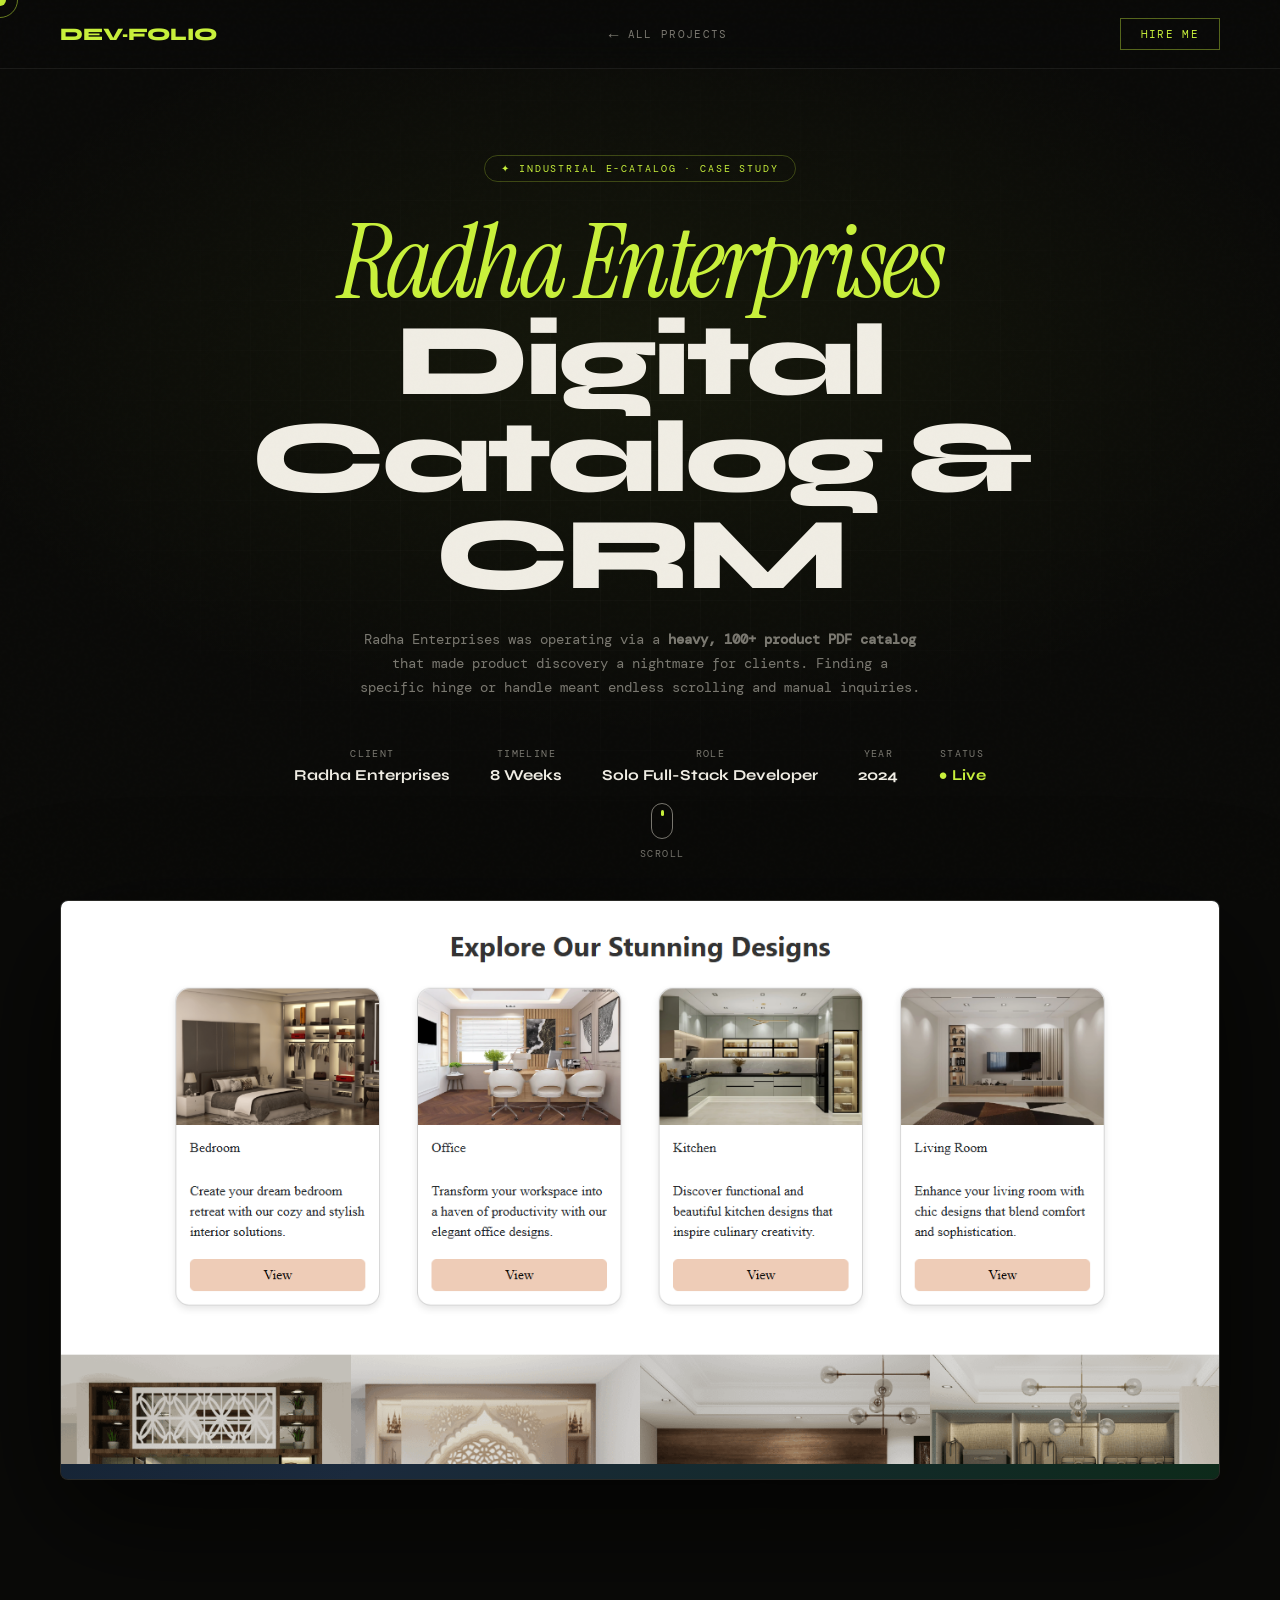
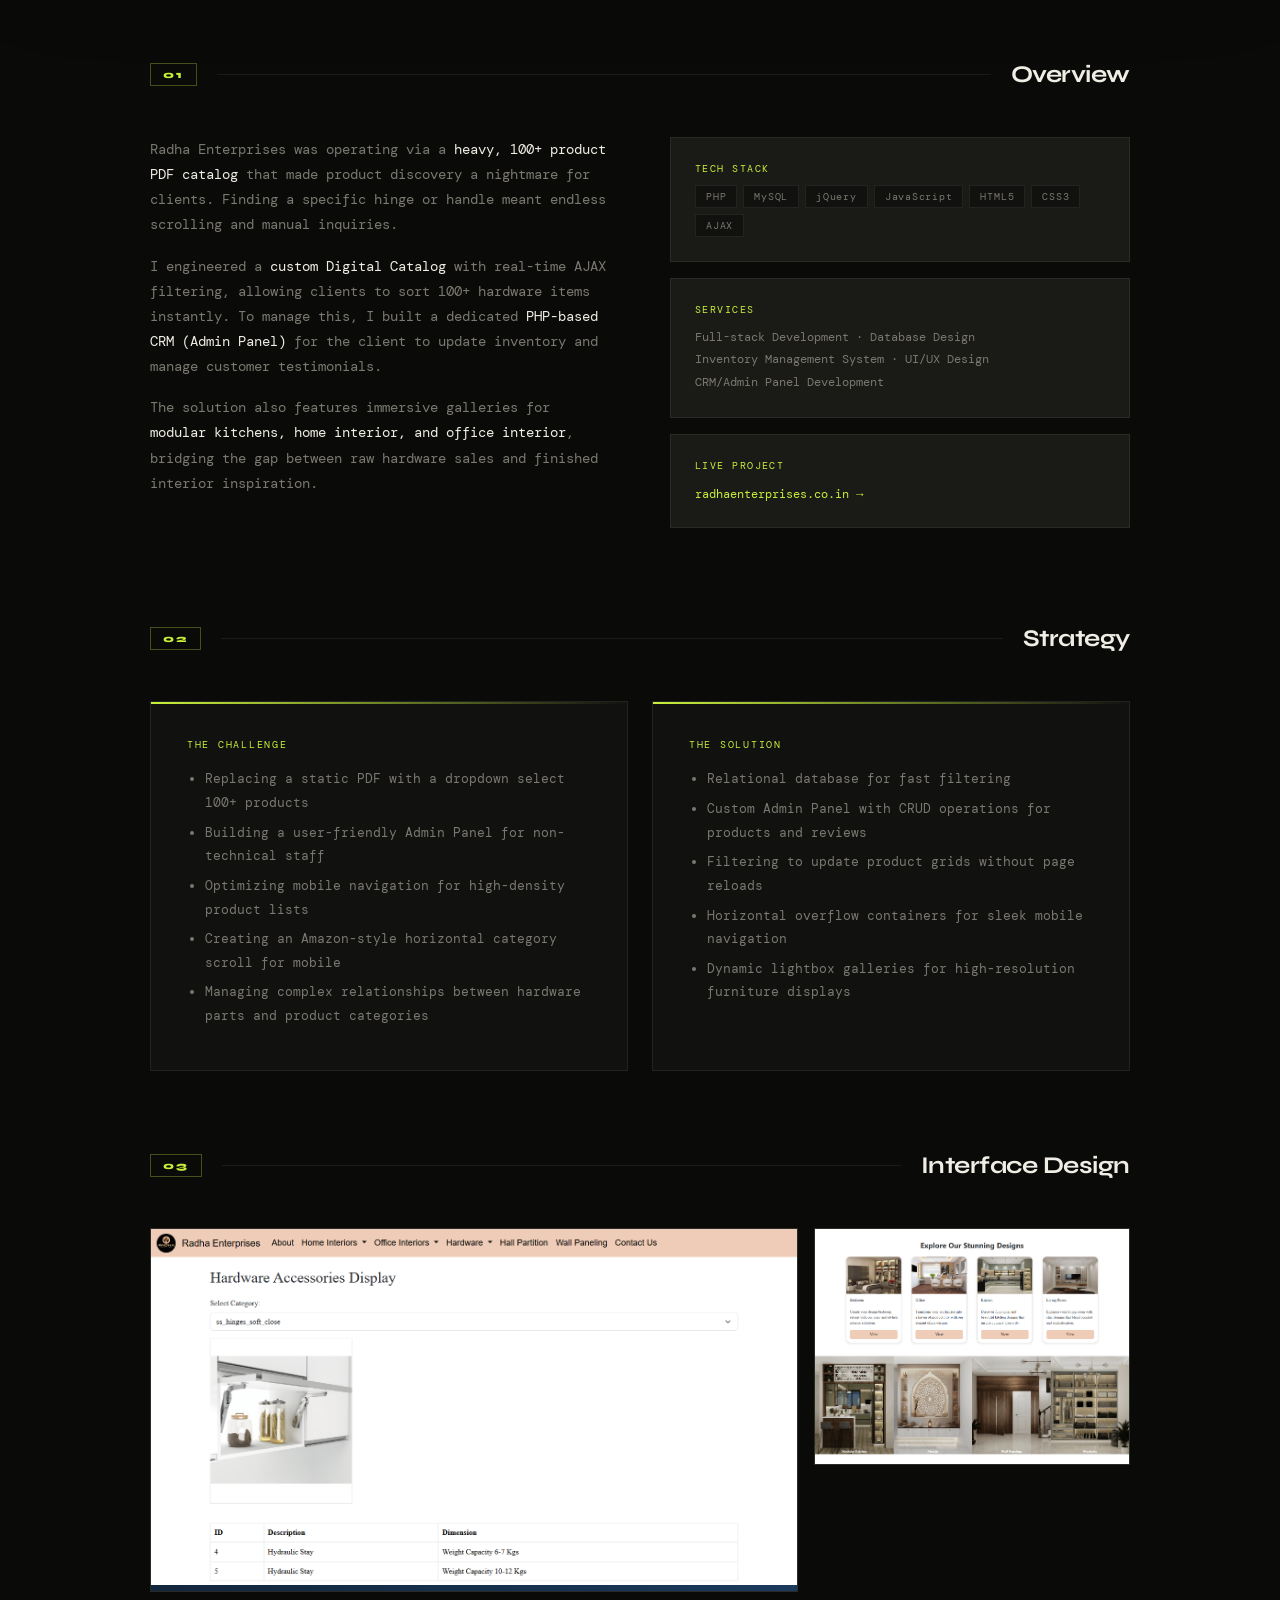
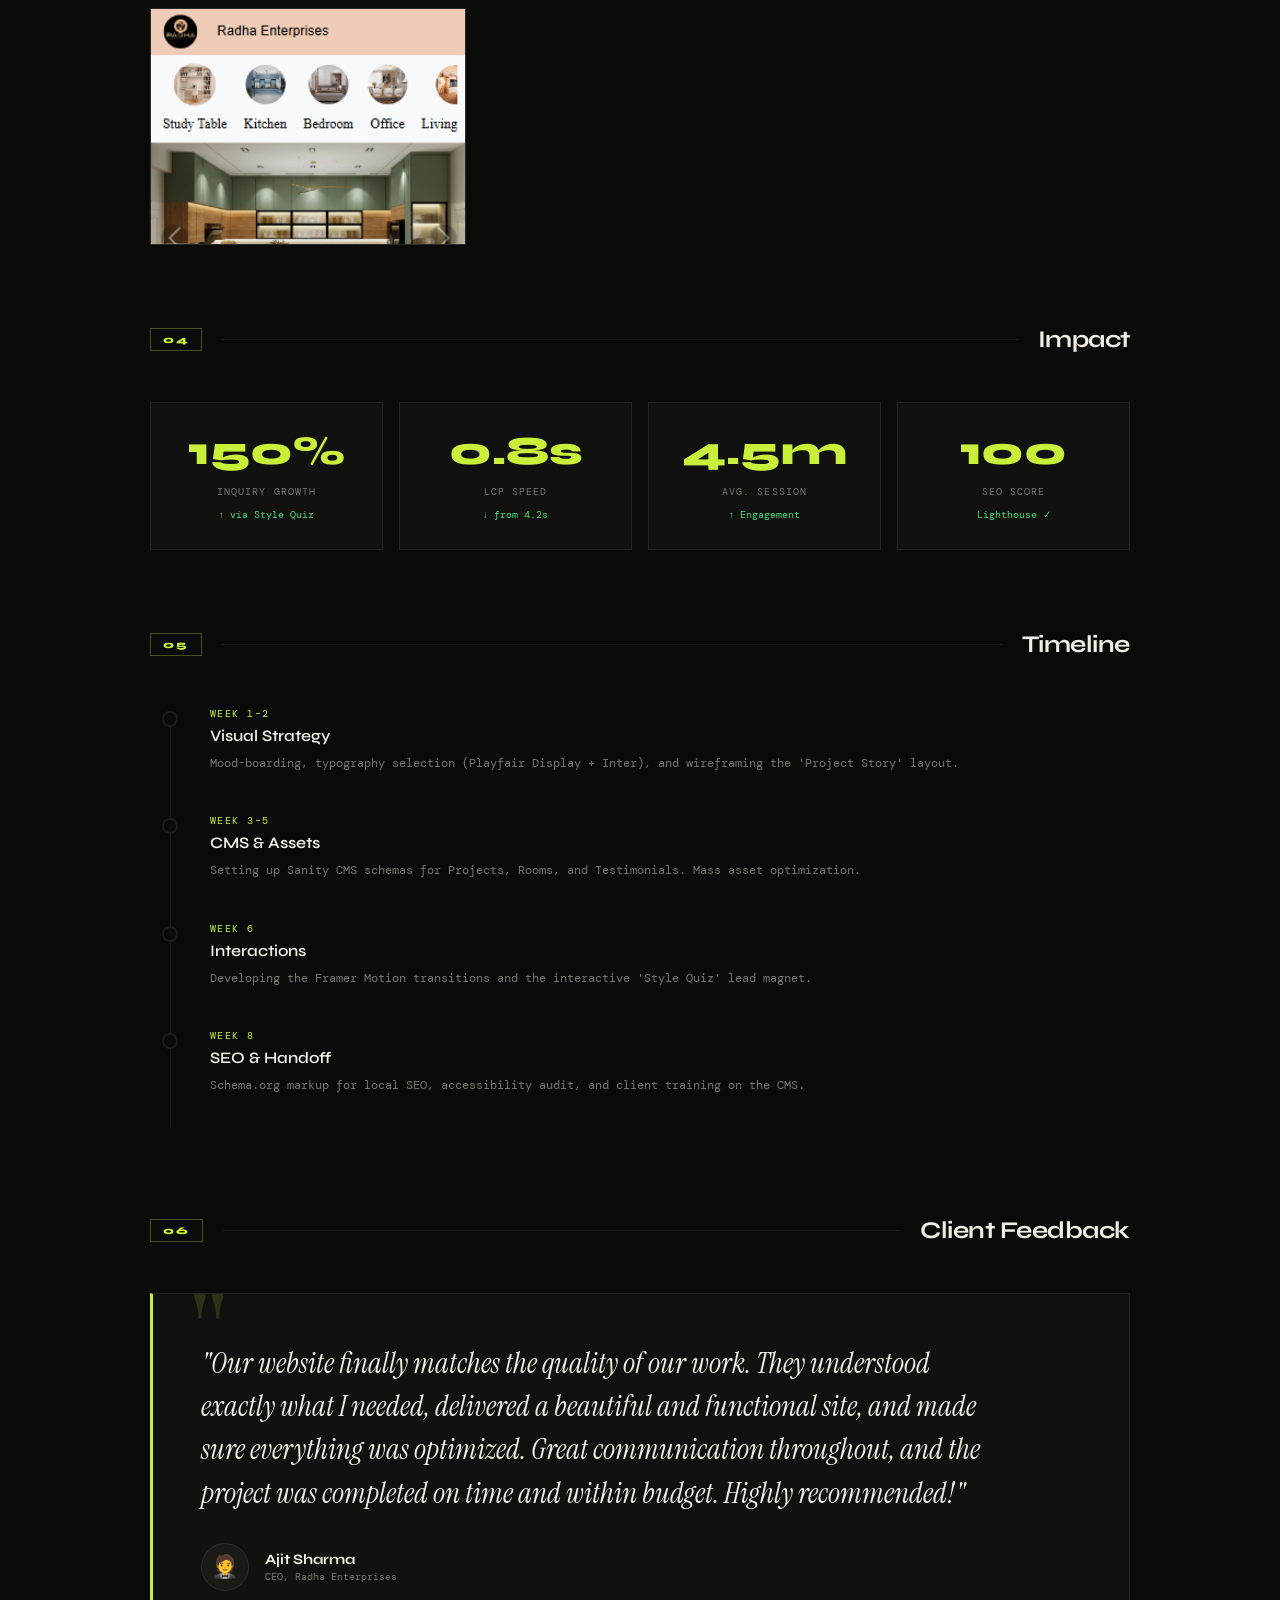
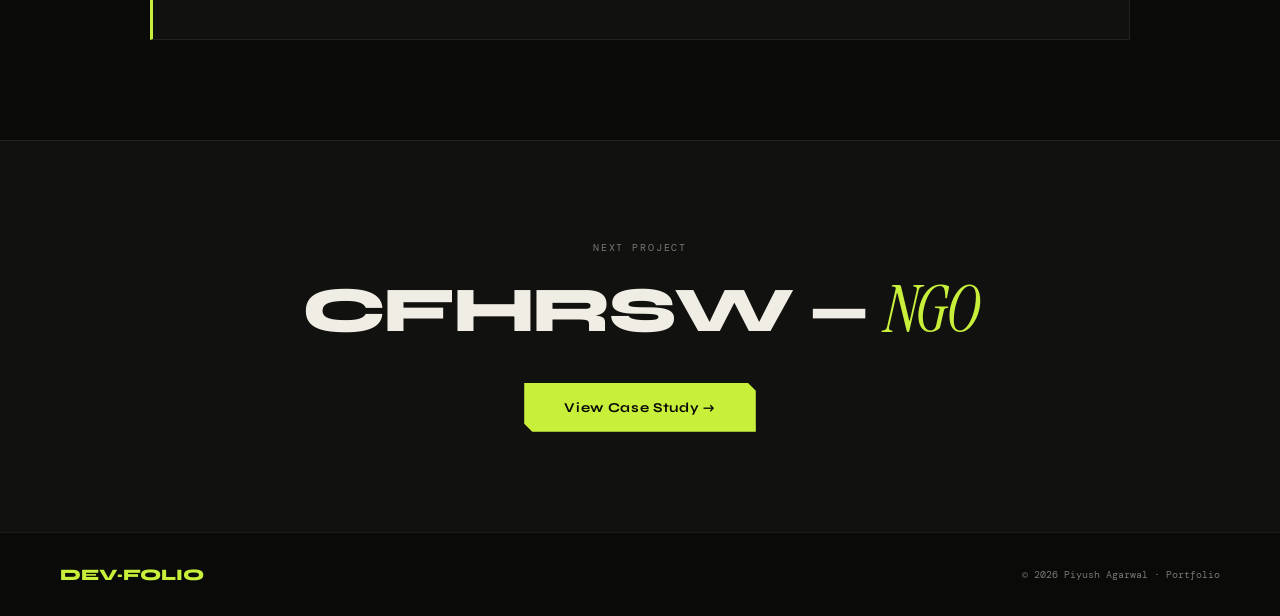
<file: piyush/case-study.html>
<!DOCTYPE html>
<html lang="en">
<head>
    <meta charset="UTF-8">
    <meta name="viewport" content="width=device-width, initial-scale=1.0">
    <title>Case Study — Piyush Agarwal</title>
    
    <link href="https://fonts.googleapis.com/css2?family=Syne:wght@400;600;700;800&family=DM+Mono:ital,wght@0,300;0,400;1,300&family=Instrument+Serif:ital@0;1&display=swap" rel="stylesheet">
    <link rel="stylesheet" href="case-study.css">
</head>
<body>
    <div class="cursor" id="cursor"></div>
    <div class="cursor-ring" id="cursorRing"></div>
    <div class="progress-bar" id="progressBar"></div>

    <nav>
        <a href="index.html" class="nav-logo">DEV·FOLIO</a>
        <a href="index.html#work" class="nav-back">All Projects</a>
        <a href="index.html#contact" class="nav-cta">Hire Me</a>
    </nav>

    <section class="cs-hero" id="heroSection">
        <div class="hero-bg"></div>
        <div class="hero-grid"></div>
        <div class="cs-hero-inner">
            <div class="cs-category" id="display-category"></div>
            <h1 class="cs-title" id="display-title"></h1>
            <p class="cs-subtitle" id="display-hero-subtitle"></p>
            <div class="cs-meta-row">
                <div class="cs-meta-item"><span class="cs-meta-label">Client</span><span class="cs-meta-value" id="meta-client"></span></div>
                <div class="cs-meta-item"><span class="cs-meta-label">Timeline</span><span class="cs-meta-value" id="meta-timeline"></span></div>
                <div class="cs-meta-item"><span class="cs-meta-label">Role</span><span class="cs-meta-value" id="meta-role"></span></div>
                <div class="cs-meta-item"><span class="cs-meta-label">Year</span><span class="cs-meta-value" id="meta-year"></span></div>
                <div class="cs-meta-item"><span class="cs-meta-label">Status</span><span class="cs-meta-value" id="meta-status"></span></div>
            </div>
        </div>
        <div class="scroll-hint">
            <div class="scroll-mouse"><div class="scroll-wheel"></div></div>
            Scroll
        </div>
    </section>

    <div class="cs-mockup-section">
        <div class="cs-mockup" id="heroMockup">
            <div class="browser-chrome">
                <div class="dot" style="background:#ff5f57"></div>
                <div class="dot" style="background:#ffbd2e"></div>
                <div class="dot" style="background:#28c940"></div>
                <div class="url-bar" id="display-url-bar"></div>
            </div>
            <div class="mockup-inner" id="display-mockup-bg">
                <div class="mockup-graphic" id="display-mockup-emoji"></div>
                <div class="mockup-label" id="display-mockup-label"></div>
            </div>
        </div>
    </div>

    <div class="cs-body">
        <div class="cs-divider"><div class="div-num">01</div><div class="div-line"></div><div class="div-title">Overview</div></div>
        <div class="cs-overview">
            <div class="overview-text" id="display-overview-text"></div>
            <div class="overview-aside">
                <div class="aside-block">
                    <span class="aside-label">Tech Stack</span>
                    <div class="tech-pills" id="display-stack"></div>
                </div>
                <div class="aside-block">
                    <span class="aside-label">Services</span>
                    <div id="display-services" style="color:var(--muted);font-size:.78rem;line-height:1.8;"></div>
                </div>
                <div class="aside-block">
                    <span class="aside-label">Live Project</span>
                    <a href="#" id="display-live-link" target="_blank" style="color:var(--accent);font-size:.78rem;text-decoration:none;"></a>
                </div>
            </div>
        </div>

        <div class="cs-divider reveal"><div class="div-num">02</div><div class="div-line"></div><div class="div-title">Strategy</div></div>
        <div class="cs-two-col reveal">
            <div class="col-block">
                <span class="col-label">The Challenge</span>
                <ul class="col-text" id="display-challenges"></ul>
            </div>
            <div class="col-block">
                <span class="col-label">The Solution</span>
                <ul class="col-text" id="display-solutions"></ul>
            </div>
        </div>

        <div class="cs-divider reveal"><div class="div-num">03</div><div class="div-line"></div><div class="div-title">Interface Design</div></div>
        <div class="screens-grid reveal" id="display-screens"></div>

        <div class="cs-divider reveal"><div class="div-num">04</div><div class="div-line"></div><div class="div-title">Impact</div></div>
        <div class="metrics-grid" id="display-metrics"></div>

        <div class="cs-divider reveal"><div class="div-num">05</div><div class="div-line"></div><div class="div-title">Timeline</div></div>
        <div class="cs-timeline reveal" id="display-timeline"></div>

        <div class="cs-divider reveal"><div class="div-num">06</div><div class="div-line"></div><div class="div-title">Client Feedback</div></div>
        <div class="cs-pullquote reveal">
            <p class="pq-text" id="display-quote"></p>
            <div class="pq-author">
                <div class="pq-avatar" id="display-quote-emoji"></div>
                <div><span class="pq-name" id="display-quote-name"></span><span class="pq-role" id="display-quote-role"></span></div>
            </div>
        </div>
        <div style="height:100px"></div>
    </div>

    <div class="cs-next">
        <span class="cs-next-label reveal">Next Project</span>
        <h2 class="cs-next-title reveal" id="display-next-title"></h2>
        <a href="#" class="btn-primary reveal" id="display-next-link">View Case Study →</a>
    </div>

    <footer>
        <a href="index.html" class="footer-logo">DEV·FOLIO</a>
        <span class="footer-text">© 2026 Piyush Agarwal · Portfolio</span>
    </footer>

    <script src="projects.js"></script>
    <script>
    document.addEventListener('DOMContentLoaded', () => {
        // 1. Validate Data Source
        if (typeof PROJECTS === 'undefined') {
            console.error("Data source 'projects.js' missing or variable 'PROJECTS' not found.");
            return;
        }

        // 2. Identify Project from URL
        const params = new URLSearchParams(window.location.search);
        let id = params.get('id');

        // Fallback to first project if ID is missing or invalid
        if (!id || !PROJECTS[id]) {
            id = Object.keys(PROJECTS)[0];
            console.log(`Defaulting to first project: ${id}`);
        }

        const data = PROJECTS[id];
        renderPage(data);
    });

    function renderPage(data) {
        // --- THEME ---
        document.title = `${data.title} | Case Study`;
        document.documentElement.style.setProperty('--accent', data.accentColor);

        // --- HERO ---
        document.getElementById('display-category').textContent = `✦ ${data.category} · Case Study`;
        document.getElementById('display-title').innerHTML = `<em>${data.title}</em><br>${data.subtitle}`;
        document.getElementById('display-hero-subtitle').innerHTML = data.overview[0];
        
        document.getElementById('meta-client').textContent = data.client;
        document.getElementById('meta-timeline').textContent = data.heroTimeline;
        document.getElementById('meta-role').textContent = data.role;
        document.getElementById('meta-year').textContent = data.year;
        document.getElementById('meta-status').innerHTML = `<span style="color:var(--accent)">● ${data.status}</span>`;

        // --- MOCKUP ---
        const mockupBg = document.getElementById('display-mockup-bg');
        const mockupEmoji = document.getElementById('display-mockup-emoji');
        const mockupUrlBar = document.getElementById('display-url-bar');

        // Set the URL Bar
        mockupUrlBar.textContent = `🔒 ${data.liveUrl.replace(/(^\w+:|^)\/\//, '') || 'radhaenterprises.co.in'}`;

        // Handle Image vs Emoji
        if (data.mockupUrl) {
            mockupEmoji.style.display = 'none';
            
            mockupBg.innerHTML = `
                <img src="${data.mockupUrl}" 
                     alt="${data.title}" 
                     style="width: 100%; height: 100%; object-fit: cover; object-position: top; display: block;">
                <div class="mockup-label" id="display-mockup-label">${data.mockupLabel}</div>
            `;
        } else {
            mockupBg.style.background = data.bgGradient;
            mockupEmoji.textContent = data.emoji;
            document.getElementById('display-mockup-label').textContent = data.mockupLabel;
        }

        // --- OVERVIEW & ASIDE ---
        document.getElementById('display-overview-text').innerHTML = data.overview.map(p => `<p>${p}</p>`).join('');
        document.getElementById('display-stack').innerHTML = data.stack.map(s => `<span class="tech-pill">${s}</span>`).join('');
        document.getElementById('display-services').innerHTML = data.services.replace(/\n/g, '<br>');
        
        const liveBtn = document.getElementById('display-live-link');
        liveBtn.href = data.liveUrl;
        liveBtn.textContent = `${data.liveUrl.replace(/(^\w+:|^)\/\//, '')} →`;

        // --- CHALLENGES ---
        document.getElementById('display-challenges').innerHTML = data.challenges.map(li => `<li>${li}</li>`).join('');
        document.getElementById('display-solutions').innerHTML = data.solutions.map(li => `<li>${li}</li>`).join('');

        // --- SCREENS ---
        document.getElementById('display-screens').innerHTML = data.screens.map(s => `
            <div class="screen-card" style="${s.span ? 'grid-column: span 2' : ''}">
                <div class="screen-bg" style="background:${s.bg}; position: relative; width: 100%; height: 100%; display: flex; align-items: center; justify-content: center;">
            
            ${s.img ? `
                <img src="${s.img}" 
                     alt="${s.label}" 
                     class="catalog-img"
                     style="position: absolute; top: 0; left: 0; width: 100%; object-fit: cover; z-index: 1;"
                />
            ` : ''}
                    <span style="font-size:3.5rem; animation: floaty 4s ease-in-out infinite">${s.emoji}</span>
                </div>
                <div class="screen-overlay"><span class="screen-label">${s.label}</span></div>
            </div>
        `).join('');

        // --- METRICS ---
        document.getElementById('display-metrics').innerHTML = data.metrics.map(m => {
            const numOnly = m.value.replace(/[^0-9]/g, '');
            const valAttr = (m.value.includes('.') || m.value.includes('s')) ? `data-val="${m.value}"` : `data-count="${numOnly}"`;
            const suffixAttr = m.suffix ? `data-suffix="${m.suffix}"` : `data-suffix=""`;

            return `
                <div class="metric-card">
                    <span class="metric-num" ${valAttr} ${suffixAttr}>0</span>
                    <span class="metric-label">${m.label}</span>
                    <span class="metric-delta">${m.delta}</span>
                </div>
            `;
        }).join('');

        // --- TIMELINE ---
        document.getElementById('display-timeline').innerHTML = data.timeline.map(t => `
            <div class="tl-item">
                <div class="tl-dot"></div>
                <div>
                    <span class="tl-week">${t.weeks}</span>
                    <div class="tl-task">${t.title}</div>
                    <p class="tl-desc">${t.desc}</p>
                </div>
            </div>
        `).join('');

        // --- FOOTER & TESTIMONIAL ---
        document.getElementById('display-quote').textContent = `"${data.quote}"`;
        document.getElementById('display-quote-emoji').textContent = data.quoteEmoji;
        document.getElementById('display-quote-name').textContent = data.quoteName;
        document.getElementById('display-quote-role').textContent = data.quoteRole;

        const next = PROJECTS[data.nextProject];
        if (next) {
            document.getElementById('display-next-title').innerHTML = `${next.title} — <em>${next.subtitle}</em>`;
            document.getElementById('display-next-link').href = `case-study.html?id=${data.nextProject}`;
        }

        startAnimations();
    }

    function startAnimations() {
        // Standard Intersection Observer
        const obs = new IntersectionObserver(entries => {
            entries.forEach(e => { if(e.isIntersecting) e.target.classList.add('visible'); });
        }, { threshold: 0.1 });
        
        document.querySelectorAll('.reveal, .cs-divider, .cs-overview, .cs-two-col, .screens-grid, .metrics-grid, .cs-timeline, .cs-pullquote').forEach(el => obs.observe(el));
        
        setTimeout(() => document.getElementById('heroMockup').classList.add('visible'), 300);

        // Counter Logic
        const cobs = new IntersectionObserver(entries => {
            entries.forEach(e => {
                if(!e.isIntersecting) return;
                const el = e.target;
                const suffix = el.getAttribute('data-suffix') || ""; 
                
                if(el.dataset.val) { 
                    el.textContent = el.dataset.val; 
                    cobs.unobserve(el); 
                    return; 
                }
                
                const target = parseInt(el.dataset.count);
                let current = 0;
                const timer = setInterval(() => {
                    current += target / 50;
                    if(current >= target) { 
                        el.textContent = target + suffix; 
                        clearInterval(timer); 
                    } else { 
                        el.textContent = Math.floor(current) + suffix; 
                    }
                }, 20);
                cobs.unobserve(el);
            });
        }, { threshold: 0.5 });
        document.querySelectorAll('[data-count], [data-val]').forEach(el => cobs.observe(el));

        // Cursor Movement
        const cursor=document.getElementById('cursor'), ring=document.getElementById('cursorRing');
        let mx=0, my=0, rx=0, ry=0;
        document.addEventListener('mousemove', e => { mx=e.clientX; my=e.clientY; cursor.style.left=mx+'px'; cursor.style.top=my+'px'; });
        (function anim(){ rx+=(mx-rx)*0.12; ry+=(my-ry)*0.12; ring.style.left=rx+'px'; ring.style.top=ry+'px'; requestAnimationFrame(anim); })();
        
        window.addEventListener('scroll', () => { 
            document.getElementById('progressBar').style.width = (window.scrollY / (document.body.scrollHeight - window.innerHeight) * 100) + '%'; 
        });
    }
    </script>
</body>
</html>
</file>
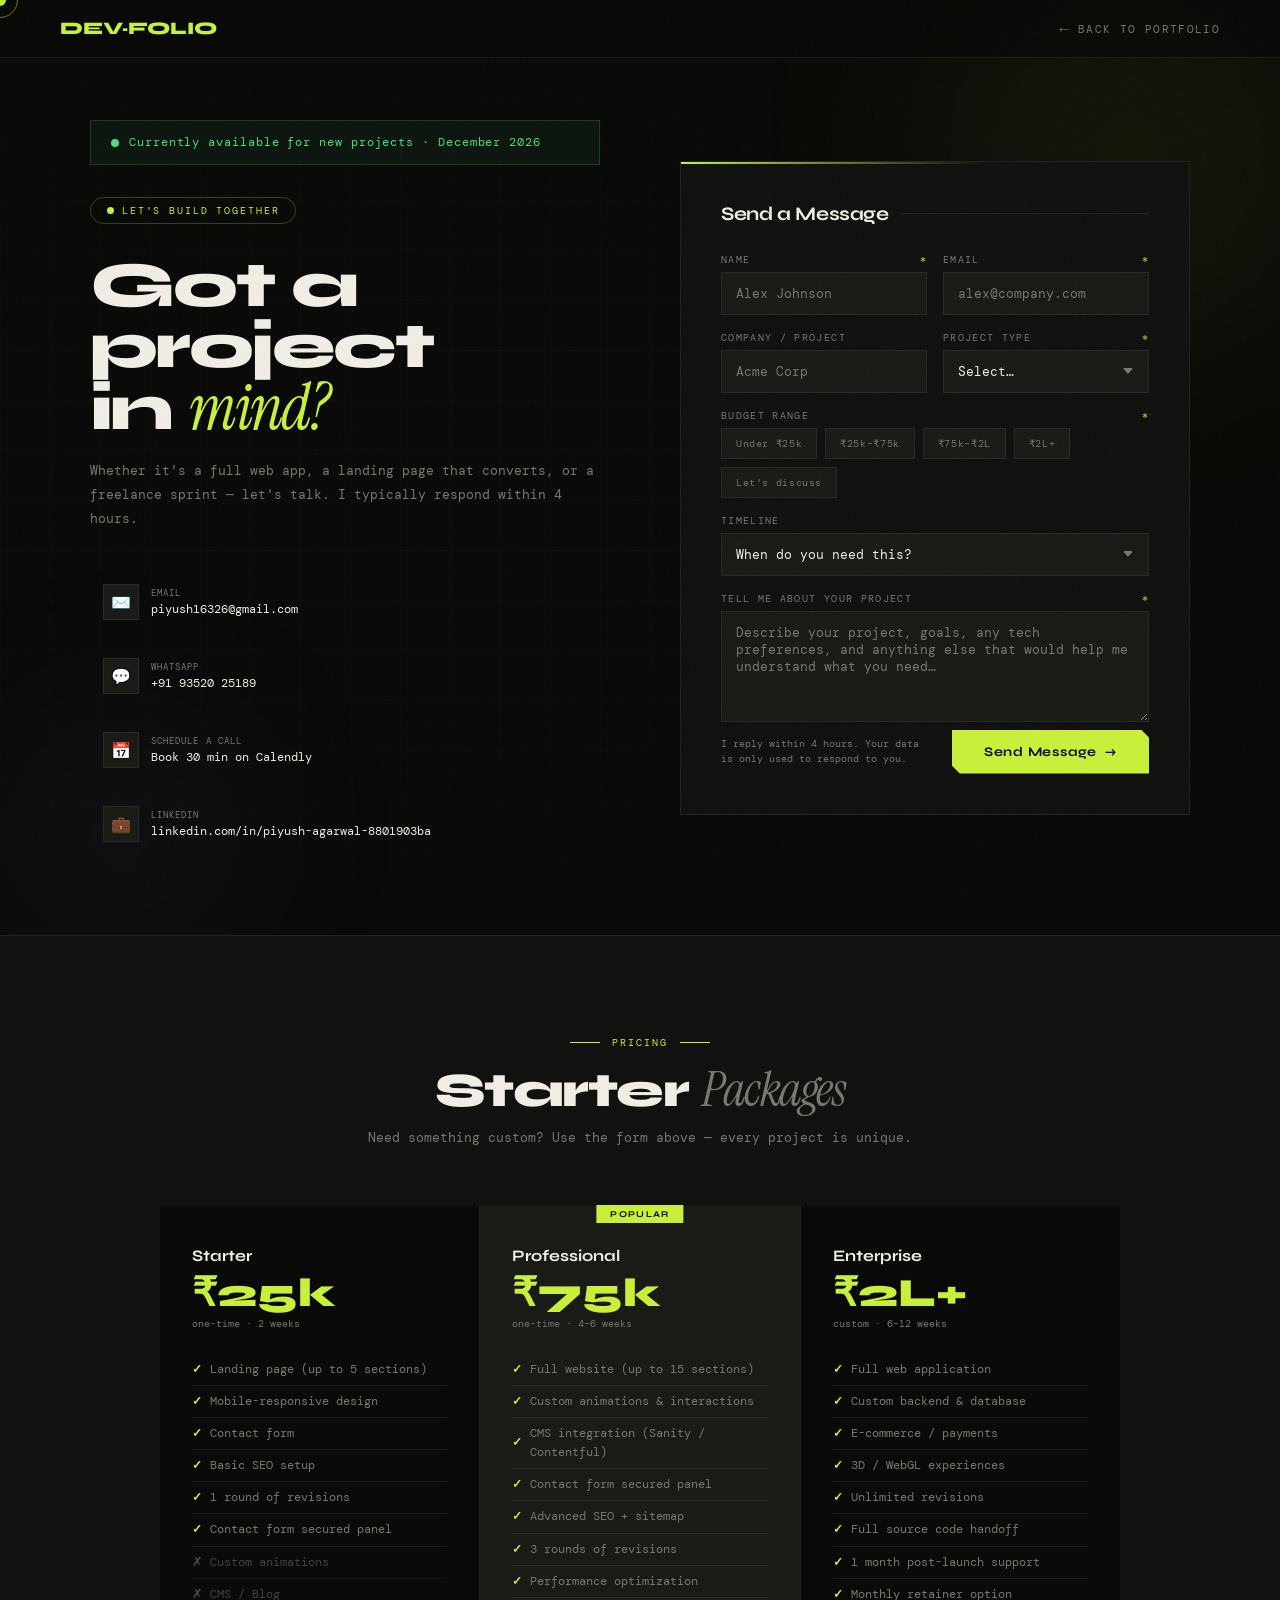
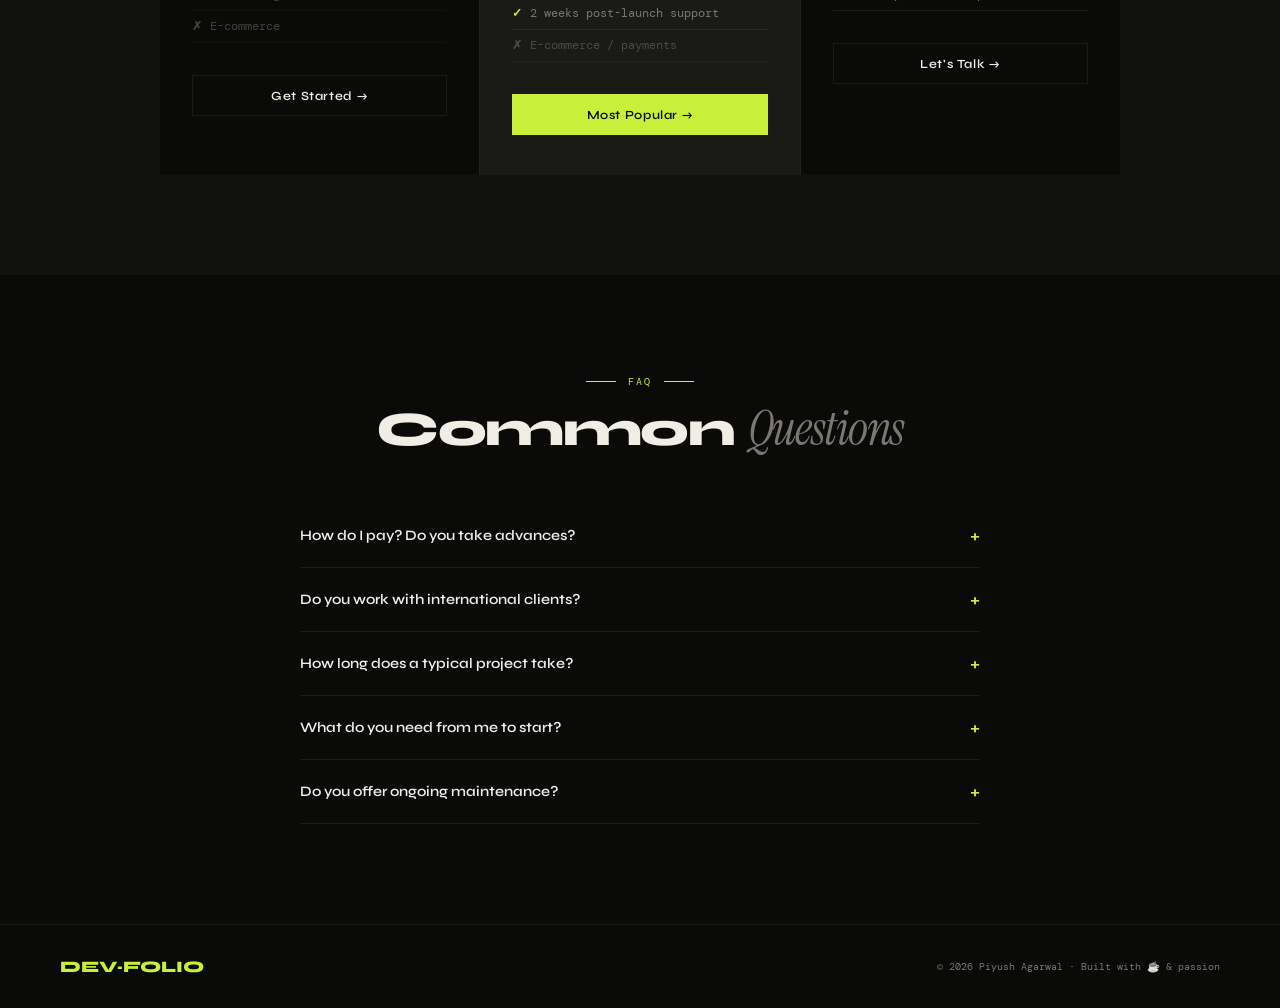
<file: piyush/hire.html>
<!DOCTYPE html>
<html lang="en">
<head>
<meta charset="UTF-8">
<meta name="viewport" content="width=device-width, initial-scale=1.0">
<title>Hire Me · Piyush Agarwal — Web Developer</title>
<link href="https://fonts.googleapis.com/css2?family=Syne:wght@400;600;700;800&family=DM+Mono:ital,wght@0,300;0,400;1,300&family=Instrument+Serif:ital@0;1&display=swap" rel="stylesheet">
<style>
  :root {
    --bg:#0a0a08;--surface:#111110;--card:#1a1a17;
    --accent:#c8f03b;--text:#f0ede4;--muted:#7a7870;
    --border:rgba(255,255,255,0.07);--red:#ff4444;--green:#4ade80;
  }
  *,*::before,*::after{margin:0;padding:0;box-sizing:border-box;}
  html{scroll-behavior:smooth;}
  body{background:var(--bg);color:var(--text);font-family:'DM Mono',monospace;overflow-x:hidden;cursor:none;min-height:100vh;}
  .cursor{width:12px;height:12px;background:var(--accent);border-radius:50%;position:fixed;top:0;left:0;pointer-events:none;z-index:9999;transform:translate(-50%,-50%);mix-blend-mode:difference;transition:width .3s,height .3s;}
  .cursor-ring{width:36px;height:36px;border:1px solid rgba(200,240,59,.5);border-radius:50%;position:fixed;top:0;left:0;pointer-events:none;z-index:9998;transform:translate(-50%,-50%);}
  body::before{content:'';position:fixed;inset:0;background-image:url("data:image/svg+xml,%3Csvg viewBox='0 0 256 256' xmlns='http://www.w3.org/2000/svg'%3E%3Cfilter id='n'%3E%3CfeTurbulence type='fractalNoise' baseFrequency='0.9' numOctaves='4'/%3E%3C/filter%3E%3Crect width='100%25' height='100%25' filter='url(%23n)' opacity='0.04'/%3E%3C/svg%3E");pointer-events:none;z-index:9990;opacity:.35;}

  nav{position:fixed;top:0;left:0;right:0;z-index:200;padding:18px 60px;display:flex;align-items:center;justify-content:space-between;backdrop-filter:blur(16px);border-bottom:1px solid var(--border);background:rgba(10,10,8,.75);}
  .nav-logo{font-family:'Syne',sans-serif;font-weight:800;font-size:1.1rem;color:var(--accent);text-decoration:none;}
  .nav-back{display:flex;align-items:center;gap:8px;font-size:.7rem;letter-spacing:.12em;text-transform:uppercase;color:var(--muted);text-decoration:none;transition:color .3s;}
  .nav-back:hover{color:var(--text);}
  .nav-back::before{content:'←';font-size:1rem;transition:transform .3s;display:inline-block;}
  .nav-back:hover::before{transform:translateX(-4px);}

  /* ── HERO ── */
  .hire-hero{
    min-height:100vh;display:grid;place-items:center;
    padding:120px 60px 80px;position:relative;overflow:hidden;
  }
  .hero-orb{position:absolute;border-radius:50%;filter:blur(80px);pointer-events:none;}
  .orb-1{width:600px;height:600px;background:radial-gradient(circle,rgba(200,240,59,.08),transparent 70%);top:-150px;right:-150px;animation:orb-float 10s ease-in-out infinite;}
  .orb-2{width:400px;height:400px;background:radial-gradient(circle,rgba(123,156,255,.07),transparent 70%);bottom:-100px;left:-80px;animation:orb-float 8s ease-in-out infinite 3s;}
  @keyframes orb-float{0%,100%{transform:translate(0,0);}50%{transform:translate(20px,-30px);}}
  .hero-grid{position:absolute;inset:0;background-image:linear-gradient(rgba(255,255,255,.018) 1px,transparent 1px),linear-gradient(90deg,rgba(255,255,255,.018) 1px,transparent 1px);background-size:50px 50px;mask-image:radial-gradient(ellipse at 30% 50%,black 20%,transparent 75%);}

  .hire-hero-inner{display:grid;grid-template-columns:1fr 1fr;gap:80px;align-items:center;max-width:1100px;width:100%;position:relative;z-index:2;}
  .hire-left{}
  .hero-badge{display:inline-flex;align-items:center;gap:8px;font-size:.65rem;letter-spacing:.18em;text-transform:uppercase;color:var(--accent);border:1px solid rgba(200,240,59,.25);padding:6px 16px;border-radius:100px;margin-bottom:32px;animation:fade-up .8s ease both;}
  .hero-badge::before{content:'';width:7px;height:7px;background:var(--accent);border-radius:50%;animation:pulse 2s ease infinite;}
  @keyframes pulse{0%,100%{opacity:1;transform:scale(1);}50%{opacity:.4;transform:scale(.8);}}
  @keyframes fade-up{from{opacity:0;transform:translateY(28px);}to{opacity:1;transform:translateY(0);}}
  .hire-title{font-family:'Syne',sans-serif;font-weight:800;font-size:clamp(2.5rem,5vw,4.5rem);line-height:.95;letter-spacing:-.04em;margin-bottom:20px;animation:fade-up .8s .1s ease both;}
  .hire-title em{font-family:'Instrument Serif',serif;font-style:italic;color:var(--accent);font-weight:400;}
  .hire-desc{font-size:.83rem;line-height:1.8;color:var(--muted);margin-bottom:40px;animation:fade-up .8s .2s ease both;}

  .contact-info{display:flex;flex-direction:column;gap:12px;animation:fade-up .8s .3s ease both;}
  .contact-row{display:flex;align-items:center;gap:12px;font-size:.78rem;color:var(--muted);text-decoration:none;transition:color .3s;padding:12px;border:1px solid transparent;transition:all .3s;}
  .contact-row:hover{color:var(--accent);border-color:rgba(200,240,59,.15);background:rgba(200,240,59,.03);}
  .contact-icon{width:36px;height:36px;background:var(--card);border:1px solid var(--border);display:flex;align-items:center;justify-content:center;font-size:1rem;flex-shrink:0;transition:all .3s;}
  .contact-row:hover .contact-icon{border-color:var(--accent);background:rgba(200,240,59,.08);}
  .contact-row-label{font-size:.55rem;letter-spacing:.12em;text-transform:uppercase;color:var(--muted);display:block;margin-bottom:2px;}
  .contact-row-value{display:block;font-size:.78rem;color:var(--text);}

  /* Availability badge */
  .avail-strip{
    display:flex;align-items:center;gap:10px;
    padding:14px 20px;background:rgba(74,222,128,.06);
    border:1px solid rgba(74,222,128,.2);margin-bottom:32px;
    animation:fade-up .8s .15s ease both;
  }
  .avail-dot{width:8px;height:8px;background:var(--green);border-radius:50%;animation:pulse 2s ease infinite;}
  .avail-text{font-size:.72rem;color:var(--green);letter-spacing:.08em;}

  /* ── FORM ── */
  .hire-right{animation:fade-up .8s .2s ease both;}
  .form-card{background:var(--surface);border:1px solid var(--border);padding:40px;position:relative;overflow:hidden;}
  .form-card::before{content:'';position:absolute;top:0;left:0;right:0;height:2px;background:linear-gradient(to right,var(--accent),transparent 60%);}
  .form-card-title{font-family:'Syne',sans-serif;font-weight:700;font-size:1.2rem;letter-spacing:-.02em;margin-bottom:28px;display:flex;align-items:center;gap:10px;}
  .form-card-title::after{content:'';flex:1;height:1px;background:var(--border);}

  .form-grid{display:grid;grid-template-columns:1fr 1fr;gap:16px;}
  .form-group{display:flex;flex-direction:column;gap:6px;}
  .form-group.full{grid-column:span 2;}
  .form-label{font-size:.6rem;letter-spacing:.14em;text-transform:uppercase;color:var(--muted);display:flex;justify-content:space-between;}
  .form-required{color:var(--accent);}
  .form-input,.form-textarea,.form-select{
    background:var(--card);border:1px solid var(--border);
    color:var(--text);padding:12px 14px;
    font-family:'DM Mono',monospace;font-size:.8rem;
    outline:none;transition:border-color .3s,box-shadow .3s;width:100%;
    appearance:none;
  }
  .form-select{background-image:url("data:image/svg+xml,%3Csvg xmlns='http://www.w3.org/2000/svg' width='12' height='12' fill='%237a7870' viewBox='0 0 16 16'%3E%3Cpath d='M7.247 11.14L2.451 5.658C1.885 5.013 2.345 4 3.204 4h9.592a1 1 0 0 1 .753 1.659l-4.796 5.48a1 1 0 0 1-1.506 0z'/%3E%3C/svg%3E");background-repeat:no-repeat;background-position:calc(100% - 14px) center;cursor:pointer;}
  .form-select option{background:var(--card);}
  .form-input:focus,.form-textarea:focus,.form-select:focus{border-color:var(--accent);box-shadow:0 0 0 2px rgba(200,240,59,.08);}
  .form-input::placeholder,.form-textarea::placeholder{color:var(--muted);}
  .form-textarea{resize:vertical;min-height:100px;}

  .budget-btns{display:flex;gap:8px;flex-wrap:wrap;}
  .budget-btn{background:var(--card);border:1px solid var(--border);color:var(--muted);padding:8px 14px;font-family:'DM Mono',monospace;font-size:.65rem;letter-spacing:.06em;cursor:pointer;transition:all .3s;}
  .budget-btn.active,.budget-btn:hover{border-color:var(--accent);color:var(--accent);background:rgba(200,240,59,.06);}

  .submit-row{display:flex;align-items:center;justify-content:space-between;margin-top:8px;gap:16px;}
  .submit-note{font-size:.6rem;color:var(--muted);line-height:1.5;max-width:200px;}
  .btn-submit{
    background:var(--accent);color:var(--bg);
    padding:14px 32px;font-family:'Syne',sans-serif;font-weight:700;
    font-size:.82rem;letter-spacing:.06em;border:none;cursor:pointer;
    clip-path:polygon(0 0,calc(100% - 8px) 0,100% 8px,100% 100%,8px 100%,0 calc(100% - 8px));
    transition:transform .2s,box-shadow .2s,opacity .3s;
    display:flex;align-items:center;gap:8px;flex-shrink:0;
  }
  .btn-submit:hover{transform:translateY(-2px);box-shadow:0 8px 30px rgba(200,240,59,.3);}
  .btn-submit:disabled{opacity:.5;cursor:not-allowed;transform:none;}
  .btn-submit .btn-arrow{transition:transform .3s;}
  .btn-submit:hover .btn-arrow{transform:translateX(4px);}

  /* ── SUCCESS / ERROR ── */
  .form-feedback{
    display:none;padding:20px;margin-top:20px;
    border:1px solid;border-radius:2px;
    font-size:.78rem;line-height:1.6;
    align-items:flex-start;gap:12px;
  }
  .form-feedback.show{display:flex;}
  .form-feedback.success{border-color:rgba(74,222,128,.4);background:rgba(74,222,128,.06);color:var(--green);}
  .form-feedback.error{border-color:rgba(255,68,68,.4);background:rgba(255,68,68,.06);color:var(--red);}
  .feedback-icon{font-size:1.2rem;flex-shrink:0;}

  /* ── PACKAGES ── */
  .packages-section{padding:100px 60px;background:var(--surface);border-top:1px solid var(--border);}
  .packages-header{text-align:center;margin-bottom:60px;}
  .section-tag{font-size:.65rem;letter-spacing:.2em;text-transform:uppercase;color:var(--accent);margin-bottom:16px;display:flex;align-items:center;gap:12px;justify-content:center;}
  .section-tag::before,.section-tag::after{content:'';flex:0 0 30px;height:1px;background:var(--accent);}
  .section-heading{font-family:'Syne',sans-serif;font-weight:800;font-size:clamp(2rem,4vw,3rem);letter-spacing:-.03em;line-height:1.05;}
  .section-heading em{font-family:'Instrument Serif',serif;font-style:italic;color:var(--muted);font-weight:400;}
  .packages-grid{display:grid;grid-template-columns:repeat(3,1fr);gap:1px;background:var(--border);max-width:960px;margin:0 auto;}
  .pkg-card{background:var(--bg);padding:40px 32px;position:relative;transition:background .3s;opacity:0;transform:translateY(30px);transition:opacity .6s,transform .6s,background .3s;}
  .pkg-card.visible{opacity:1;transform:translateY(0);}
  .pkg-card.featured-pkg{background:var(--card);}
  .pkg-card.featured-pkg::before{content:'POPULAR';position:absolute;top:-1px;left:50%;transform:translateX(-50%);background:var(--accent);color:var(--bg);font-family:'Syne',sans-serif;font-weight:700;font-size:.55rem;letter-spacing:.15em;padding:4px 14px;}
  .pkg-name{font-family:'Syne',sans-serif;font-weight:700;font-size:1rem;margin-bottom:8px;}
  .pkg-price{font-family:'Syne',sans-serif;font-weight:800;font-size:2.5rem;color:var(--accent);line-height:1;margin-bottom:4px;}
  .pkg-period{font-size:.65rem;color:var(--muted);margin-bottom:24px;display:block;}
  .pkg-features{list-style:none;margin-bottom:32px;}
  .pkg-features li{font-size:.75rem;line-height:1.6;color:var(--muted);padding:6px 0;border-bottom:1px solid var(--border);display:flex;align-items:center;gap:8px;}
  .pkg-features li::before{content:'✓';color:var(--accent);font-weight:700;flex-shrink:0;}
  .pkg-features li.no::before{content:'✗';color:var(--muted);}
  .pkg-features li.no{opacity:.5;}
  .pkg-cta{width:100%;background:transparent;border:1px solid var(--border);color:var(--text);padding:12px;font-family:'Syne',sans-serif;font-weight:600;font-size:.78rem;cursor:pointer;transition:all .3s;letter-spacing:.05em;}
  .pkg-cta:hover{border-color:var(--accent);color:var(--accent);}
  .pkg-card.featured-pkg .pkg-cta{background:var(--accent);color:var(--bg);border-color:var(--accent);}
  .pkg-card.featured-pkg .pkg-cta:hover{background:transparent;color:var(--accent);}

  /* ── FAQ ── */
  .faq-section{padding:100px 60px;max-width:800px;margin:0 auto;}
  .faq-item{border-bottom:1px solid var(--border);overflow:hidden;}
  .faq-q{
    width:100%;background:none;border:none;color:var(--text);
    padding:20px 0;font-family:'Syne',sans-serif;font-weight:600;
    font-size:.9rem;text-align:left;cursor:pointer;
    display:flex;justify-content:space-between;align-items:center;gap:16px;
    transition:color .3s;
  }
  .faq-q:hover{color:var(--accent);}
  .faq-icon{font-size:1.2rem;flex-shrink:0;transition:transform .3s;color:var(--accent);}
  .faq-item.open .faq-icon{transform:rotate(45deg);}
  .faq-a{max-height:0;overflow:hidden;transition:max-height .4s ease;font-size:.8rem;line-height:1.8;color:var(--muted);}
  .faq-a-inner{padding:0 0 20px;}
  .faq-item.open .faq-a{max-height:200px;}

  footer{padding:32px 60px;border-top:1px solid var(--border);display:flex;justify-content:space-between;align-items:center;}
  .footer-logo{font-family:'Syne',sans-serif;font-weight:800;color:var(--accent);text-decoration:none;font-size:1rem;}
  .footer-text{font-size:.65rem;color:var(--muted);}

  .reveal{opacity:0;transform:translateY(36px);transition:opacity .7s,transform .7s;}
  .reveal.visible{opacity:1;transform:translateY(0);}

  /* Loading spinner */
  .spinner{width:16px;height:16px;border:2px solid rgba(10,10,8,.3);border-top-color:var(--bg);border-radius:50%;animation:spin .7s linear infinite;display:none;}
  .btn-submit.loading .spinner{display:block;}
  .btn-submit.loading .btn-text{display:none;}
  .btn-submit.loading .btn-arrow{display:none;}
  @keyframes spin{to{transform:rotate(360deg);}}

  @media(max-width:900px){
    nav{padding:16px 24px;}
    .hire-hero{padding:100px 24px 60px;}
    .hire-hero-inner{grid-template-columns:1fr;gap:48px;}
    .packages-section,.faq-section{padding:60px 24px;}
    .packages-grid{grid-template-columns:1fr;}
    .form-grid{grid-template-columns:1fr;}
    .form-group.full{grid-column:span 1;}
    .submit-row{flex-direction:column;align-items:stretch;}
    .btn-submit{justify-content:center;}
    footer{flex-direction:column;gap:12px;text-align:center;padding:24px;}
  }
</style>
</head>
<body>
<div class="cursor" id="cursor"></div>
<div class="cursor-ring" id="cursorRing"></div>

<nav>
  <a href="index.html" class="nav-logo">DEV·FOLIO</a>
  <a href="index.html" class="nav-back">Back to Portfolio</a>
</nav>

<!-- ── MAIN HERO + FORM ── -->
<section class="hire-hero">
  <div class="hero-orb orb-1"></div>
  <div class="hero-orb orb-2"></div>
  <div class="hero-grid"></div>
  <div class="hire-hero-inner">

    <!-- LEFT -->
    <div class="hire-left">
      <div class="avail-strip">
        <div class="avail-dot"></div>
<span class="avail-text">
  Currently available for new projects · <span id="currentDate"></span>
</span>
      </div>
      <div class="hero-badge">Let's Build Together</div>
      <h1 class="hire-title">Got a project<br>in <em>mind?</em></h1>
      <p class="hire-desc">Whether it's a full web app, a landing page that converts, or a freelance sprint — let's talk. I typically respond within 4 hours.</p>

      <div class="contact-info">
        <a href="mailto:piyush16326@gmail.com" class="contact-row">
          <div class="contact-icon">✉️</div>
          <div>
            <span class="contact-row-label">Email</span>
            <span class="contact-row-value">piyush16326@gmail.com</span>
          </div>
        </a>
        <a href="https://wa.me/+919352025189" target="_blank" class="contact-row">
          <div class="contact-icon">💬</div>
          <div>
            <span class="contact-row-label">WhatsApp</span>
            <span class="contact-row-value">+91 93520 25189</span>
          </div>
        </a>
        <a href="https://calendly.com/yourhandle" target="_blank" class="contact-row">
          <div class="contact-icon">📅</div>
          <div>
            <span class="contact-row-label">Schedule a Call</span>
            <span class="contact-row-value">Book 30 min on Calendly</span>
          </div>
        </a>
        <a href="https://www.linkedin.com/in/piyush-agarwal-8801903ba/" target="_blank" class="contact-row">
          <div class="contact-icon">💼</div>
          <div>
            <span class="contact-row-label">LinkedIn</span>
            <span class="contact-row-value">linkedin.com/in/piyush-agarwal-8801903ba</span>
          </div>
        </a>
      </div>
    </div>

    <!-- RIGHT — FORM -->
    <div class="hire-right">
      <div class="form-card">
        <div class="form-card-title">Send a Message</div>

        <form id="contactForm" action="https://formspree.io/f/mdayvypd" method="POST" novalidate>

          <!-- Honeypot anti-spam (Formspree ignores bots that fill this) -->
          <input type="text" name="_gotcha" style="display:none">

          <!-- Redirect after submit (optional — remove to use AJAX) -->
          <!-- <input type="hidden" name="_next" value="https://yourusername.github.io/thanks.html"> -->

          <div class="form-grid">
            <div class="form-group">
              <label class="form-label" for="fname">Name <span class="form-required">*</span></label>
              <input type="text" id="fname" name="name" class="form-input" placeholder="Alex Johnson" required>
            </div>
            <div class="form-group">
              <label class="form-label" for="femail">Email <span class="form-required">*</span></label>
              <input type="email" id="femail" name="email" class="form-input" placeholder="alex@company.com" required>
            </div>
            <div class="form-group">
              <label class="form-label" for="fcompany">Company / Project</label>
              <input type="text" id="fcompany" name="company" class="form-input" placeholder="Acme Corp">
            </div>
            <div class="form-group">
              <label class="form-label" for="ftype">Project Type <span class="form-required">*</span></label>
              <select id="ftype" name="project_type" class="form-select form-input" required>
                <option value="" disabled selected>Select…</option>
                <option>Landing Page</option>
                <option>Web Application</option>
                <option>E-Commerce Store</option>
                <option>Portfolio / Blog</option>
                <option>UI/UX Design</option>
                <option>Performance Audit</option>
                <option>API / Backend</option>
                <option>Other</option>
              </select>
            </div>
            <div class="form-group full">
              <label class="form-label">Budget Range <span class="form-required">*</span></label>
              <div class="budget-btns" id="budgetBtns">
                <button type="button" class="budget-btn" data-val="Under ₹25k">Under ₹25k</button>
                <button type="button" class="budget-btn" data-val="₹25k–₹75k">₹25k–₹75k</button>
                <button type="button" class="budget-btn" data-val="₹75k–₹2L">₹75k–₹2L</button>
                <button type="button" class="budget-btn" data-val="₹2L+">₹2L+</button>
                <button type="button" class="budget-btn" data-val="Let's discuss">Let's discuss</button>
              </div>
              <input type="hidden" name="budget" id="budgetInput">
            </div>
            <div class="form-group full">
              <label class="form-label" for="ftimeline">Timeline</label>
              <select id="ftimeline" name="timeline" class="form-select form-input">
                <option value="" disabled selected>When do you need this?</option>
                <option>ASAP (within 2 weeks)</option>
                <option>1 month</option>
                <option>1–3 months</option>
                <option>3–6 months</option>
                <option>Flexible / ongoing</option>
              </select>
            </div>
            <div class="form-group full">
              <label class="form-label" for="fmessage">Tell me about your project <span class="form-required">*</span></label>
              <textarea id="fmessage" name="message" class="form-textarea" placeholder="Describe your project, goals, any tech preferences, and anything else that would help me understand what you need…" rows="5" required></textarea>
            </div>
          </div>

          <div class="submit-row">
            <p class="submit-note">I reply within 4 hours. Your data is only used to respond to you.</p>
            <button type="submit" class="btn-submit" id="submitBtn">
              <div class="spinner"></div>
              <span class="btn-text">Send Message</span>
              <span class="btn-arrow">→</span>
            </button>
          </div>

          <div class="form-feedback success" id="feedbackSuccess">
            <div class="feedback-icon">✅</div>
            <div>
              <strong style="display:block;margin-bottom:4px;font-family:'Syne',sans-serif;">Message sent!</strong>
              Thanks for reaching out. I'll reply to your email within 4 hours. Check your inbox!
            </div>
          </div>
          <div class="form-feedback error" id="feedbackError">
            <div class="feedback-icon">❌</div>
            <div>
              <strong style="display:block;margin-bottom:4px;font-family:'Syne',sans-serif;">Something went wrong</strong>
              <span id="errorText">Please try again, or email me directly at piyush16326@gmail.com</span>
            </div>
          </div>

        </form>
      </div>
    </div>
  </div>
</section>

<!-- ── PACKAGES ── -->
<section class="packages-section">
  <div class="packages-header reveal">
    <div class="section-tag">Pricing</div>
    <h2 class="section-heading">Starter <em>Packages</em></h2>
    <p style="font-size:.8rem;color:var(--muted);margin-top:12px;">Need something custom? Use the form above — every project is unique.</p>
  </div>
  <div class="packages-grid">
    <div class="pkg-card">
      <div class="pkg-name">Starter</div>
      <div class="pkg-price">₹25k</div>
      <span class="pkg-period">one-time · 2 weeks</span>
      <ul class="pkg-features">
        <li>Landing page (up to 5 sections)</li>
        <li>Mobile-responsive design</li>
        <li>Contact form </li>
        <li>Basic SEO setup</li>
        <li>1 round of revisions</li>
        <li>Contact form secured panel</li>
        <li class="no">Custom animations</li>
        <li class="no">CMS / Blog</li>
        <li class="no">E-commerce</li>
      </ul>
      <button class="pkg-cta" onclick="selectPackage('Starter — ₹25k')">Get Started →</button>
    </div>
    <div class="pkg-card featured-pkg">
      <div class="pkg-name">Professional</div>
      <div class="pkg-price">₹75k</div>
      <span class="pkg-period">one-time · 4–6 weeks</span>
      <ul class="pkg-features">
        <li>Full website (up to 15 sections)</li>
        <li>Custom animations & interactions</li>
        <li>CMS integration (Sanity / Contentful)</li>
        <li>Contact form secured panel</li>
        <li>Advanced SEO + sitemap</li>
        <li>3 rounds of revisions</li>
        <li>Performance optimization</li>
        <li>2 weeks post-launch support</li>
        <li class="no">E-commerce / payments</li>
      </ul>
      <button class="pkg-cta" onclick="selectPackage('Professional — ₹75k')">Most Popular →</button>
    </div>
    <div class="pkg-card">
      <div class="pkg-name">Enterprise</div>
      <div class="pkg-price">₹2L+</div>
      <span class="pkg-period">custom · 6–12 weeks</span>
      <ul class="pkg-features">
        <li>Full web application</li>
        <li>Custom backend & database</li>
        <li>E-commerce / payments</li>
        <li>3D / WebGL experiences</li>
        <li>Unlimited revisions</li>
        <li>Full source code handoff</li>
        <li>1 month post-launch support</li>
        <li>Monthly retainer option</li>
      </ul>
      <button class="pkg-cta" onclick="selectPackage('Enterprise — ₹2L+')">Let's Talk →</button>
    </div>
  </div>
</section>

<!-- ── FAQ ── -->
<section class="faq-section">
  <div class="reveal" style="text-align:center;margin-bottom:48px;">
    <div class="section-tag">FAQ</div>
    <h2 class="section-heading">Common <em>Questions</em></h2>
  </div>

  <div class="faq-item reveal">
    <button class="faq-q" onclick="toggleFaq(this)">
      How do I pay? Do you take advances?
      <span class="faq-icon">+</span>
    </button>
    <div class="faq-a"><div class="faq-a-inner">I typically work on a 50% upfront / 50% on delivery model. For larger projects, we can split into milestones. I accept bank transfer, UPI, PayPal, and Wise for international clients.</div></div>
  </div>
  <div class="faq-item reveal">
    <button class="faq-q" onclick="toggleFaq(this)">
      Do you work with international clients?
      <span class="faq-icon">+</span>
    </button>
    <div class="faq-a"><div class="faq-a-inner">Absolutely — about 40% of my clients are international. I work across time zones using async communication (Loom, Notion, GitHub) and schedule weekly video calls at mutually convenient times.</div></div>
  </div>
    <div class="faq-item reveal">
    <button class="faq-q" onclick="toggleFaq(this)">
      How long does a typical project take?
      <span class="faq-icon">+</span>
    </button>
    <div class="faq-a"><div class="faq-a-inner">Landing pages: 1–2 weeks. Full websites: 3–6 weeks. Web applications: 6–12+ weeks. Timeline depends on complexity, content readiness, and how quickly you can review and approve deliverables.</div></div>
  </div>
  <div class="faq-item reveal">
    <button class="faq-q" onclick="toggleFaq(this)">
      What do you need from me to start?
      <span class="faq-icon">+</span>
    </button>
    <div class="faq-a"><div class="faq-a-inner">A brief describing your goals, target audience, any design inspiration, and your content (text, images, logo). Don't worry if you don't have everything — we can figure it out together during discovery.</div></div>
  </div>
  <div class="faq-item reveal">
    <button class="faq-q" onclick="toggleFaq(this)">
      Do you offer ongoing maintenance?
      <span class="faq-icon">+</span>
    </button>
    <div class="faq-a"><div class="faq-a-inner">Yes — I offer monthly retainer packages starting at ₹8k/month for hosting management, content updates, security patches, and minor feature additions. Most clients find 2–4 hours/month covers their needs.</div></div>
  </div>
</section>

<footer>
  <a href="index.html" class="footer-logo">DEV·FOLIO</a>
  <span class="footer-text">© 2026 Piyush Agarwal · Built with ☕ & passion</span>
</footer>

<script>
  const dateEl = document.getElementById("currentDate");

  const now = new Date();

  const options = { month: "long", year: "numeric" };
  const formattedDate = now.toLocaleDateString("en-US", options);

  dateEl.textContent = formattedDate;
</script>
<script>
  // Cursor
  const cursor=document.getElementById('cursor'),ring=document.getElementById('cursorRing');
  let mx=0,my=0,rx=0,ry=0;
  document.addEventListener('mousemove',e=>{mx=e.clientX;my=e.clientY;cursor.style.left=mx+'px';cursor.style.top=my+'px';});
  (function anim(){rx+=(mx-rx)*.12;ry+=(my-ry)*.12;ring.style.left=rx+'px';ring.style.top=ry+'px';requestAnimationFrame(anim);})();
  document.querySelectorAll('a,button,input,textarea,select').forEach(el=>{
    el.addEventListener('mouseenter',()=>{cursor.style.width='20px';cursor.style.height='20px';});
    el.addEventListener('mouseleave',()=>{cursor.style.width='12px';cursor.style.height='12px';});
  });

  // Scroll reveal
  const obs=new IntersectionObserver(e=>e.forEach(x=>{if(x.isIntersecting)x.target.classList.add('visible');}),{threshold:.12});
  document.querySelectorAll('.reveal,.pkg-card').forEach(el=>obs.observe(el));

  // Budget buttons
  document.querySelectorAll('.budget-btn').forEach(btn=>{
    btn.addEventListener('click',()=>{
      document.querySelectorAll('.budget-btn').forEach(b=>b.classList.remove('active'));
      btn.classList.add('active');
      document.getElementById('budgetInput').value=btn.dataset.val;
    });
  });

  // Select package → scroll to form + pre-fill budget
  function selectPackage(pkg) {
    document.querySelector('.hire-hero').scrollIntoView({behavior:'smooth'});
    const map={'Starter — ₹25k':'Under ₹25k','Professional — ₹75k':'₹25k–₹75k','Enterprise — ₹2L+':'₹2L+'};
    const val=map[pkg];
    document.querySelectorAll('.budget-btn').forEach(b=>{b.classList.remove('active');if(b.dataset.val===val)b.classList.add('active');});
    document.getElementById('budgetInput').value=val||pkg;
    document.getElementById('ftype').focus();
  }

  // FAQ accordion
  function toggleFaq(btn) {
    const item=btn.closest('.faq-item');
    const wasOpen=item.classList.contains('open');
    document.querySelectorAll('.faq-item.open').forEach(el=>el.classList.remove('open'));
    if(!wasOpen)item.classList.add('open');
  }

  // ── FORMSPREE AJAX SUBMIT ──
  // This sends the form via fetch() so the user stays on the page
  // and sees a success/error message instead of being redirected.
  const form=document.getElementById('contactForm');
  const submitBtn=document.getElementById('submitBtn');
  const successEl=document.getElementById('feedbackSuccess');
  const errorEl=document.getElementById('feedbackError');

  form.addEventListener('submit',async e=>{
    e.preventDefault();

    // Basic client-side validation
    const name=form.querySelector('[name=name]').value.trim();
    const email=form.querySelector('[name=email]').value.trim();
    const type=form.querySelector('[name=project_type]').value;
    const msg=form.querySelector('[name=message]').value.trim();
    const budget=document.getElementById('budgetInput').value;

    if(!name||!email||!type||!msg){
      showError('Please fill in all required fields (marked with ✱).');
      return;
    }
    if(!email.includes('@')||!email.includes('.')){
      showError('Please enter a valid email address.');
      return;
    }
    if(!budget){
      showError('Please select a budget range.');
      return;
    }

    // Show loading state
    submitBtn.disabled=true;
    submitBtn.classList.add('loading');
    successEl.classList.remove('show');
    errorEl.classList.remove('show');

    try{
      const data=new FormData(form);
      const res=await fetch(form.action,{
        method:'POST',
        body:data,
        headers:{Accept:'application/json'}
      });
      const json=await res.json();

      if(res.ok){
        // SUCCESS
        successEl.classList.add('show');
        form.reset();
        document.querySelectorAll('.budget-btn').forEach(b=>b.classList.remove('active'));
        successEl.scrollIntoView({behavior:'smooth',block:'nearest'});
      } else {
        // Formspree returned an error
        const msg=json.errors?json.errors.map(e=>e.message).join(', '):'Submission failed.';
        showError(msg);
      }
    } catch(err){
      showError('Network error. Please email me directly at piyush16326@gmail.com');
    } finally{
      submitBtn.disabled=false;
      submitBtn.classList.remove('loading');
    }
  });

  function showError(msg){
    document.getElementById('errorText').textContent=msg;
    errorEl.classList.add('show');
    errorEl.scrollIntoView({behavior:'smooth',block:'nearest'});
  }
</script>
</body>
</html>
</file>
<file: piyush/case-study.css>
:root {
    --bg:#0a0a08;--surface:#111110;--card:#1a1a17;
    --accent:#c8f03b;--accent2:#ff6b35;--accent3:#7b9cff;
    --text:#f0ede4;--muted:#7a7870;--border:rgba(255,255,255,0.07);
  }
  *,*::before,*::after{margin:0;padding:0;box-sizing:border-box;}
  html{scroll-behavior:smooth;}
  body{background:var(--bg);color:var(--text);font-family:'DM Mono',monospace;overflow-x:hidden;cursor:none;}
  .cursor{width:12px;height:12px;background:var(--accent);border-radius:50%;position:fixed;top:0;left:0;pointer-events:none;z-index:9999;transform:translate(-50%,-50%);mix-blend-mode:difference;transition:width .3s,height .3s;}
  .cursor-ring{width:36px;height:36px;border:1px solid rgba(200,240,59,.5);border-radius:50%;position:fixed;top:0;left:0;pointer-events:none;z-index:9998;transform:translate(-50%,-50%);}
  body::before{content:'';position:fixed;inset:0;background-image:url("data:image/svg+xml,%3Csvg viewBox='0 0 256 256' xmlns='http://www.w3.org/2000/svg'%3E%3Cfilter id='n'%3E%3CfeTurbulence type='fractalNoise' baseFrequency='0.9' numOctaves='4'/%3E%3C/filter%3E%3Crect width='100%25' height='100%25' filter='url(%23n)' opacity='0.04'/%3E%3C/svg%3E");pointer-events:none;z-index:9990;opacity:.35;}
  .progress-bar{position:fixed;top:0;left:0;height:2px;background:var(--accent);z-index:9997;width:0%;box-shadow:0 0 12px rgba(200,240,59,.6);}

  nav{position:fixed;top:0;left:0;right:0;z-index:200;padding:18px 60px;display:flex;align-items:center;justify-content:space-between;backdrop-filter:blur(16px);border-bottom:1px solid var(--border);background:rgba(10,10,8,.75);}
  .nav-logo{font-family:'Syne',sans-serif;font-weight:800;font-size:1.1rem;color:var(--accent);text-decoration:none;}
  .nav-back{display:flex;align-items:center;gap:8px;font-size:.7rem;letter-spacing:.12em;text-transform:uppercase;color:var(--muted);text-decoration:none;transition:color .3s;}
  .nav-back:hover{color:var(--text);}
  .nav-back::before{content:'←';font-size:1rem;transition:transform .3s;display:inline-block;}
  .nav-back:hover::before{transform:translateX(-4px);}
  .nav-cta{font-size:.7rem;letter-spacing:.12em;text-transform:uppercase;color:var(--accent);border:1px solid rgba(200,240,59,.4);padding:8px 20px;text-decoration:none;transition:all .3s;}
  .nav-cta:hover{background:var(--accent);color:var(--bg);}

  /* HERO */
  .cs-hero{min-height:100vh;display:grid;place-items:center;padding:120px 60px 80px;position:relative;overflow:hidden;}
  .hero-bg{position:absolute;inset:0;background:radial-gradient(ellipse 80% 60% at 50% 40%,rgba(200,240,59,.06) 0%,transparent 70%);animation:breathe 8s ease-in-out infinite;}
  @keyframes breathe{0%,100%{transform:scale(1);opacity:.6;}50%{transform:scale(1.05);opacity:1;}}
  .hero-grid{position:absolute;inset:0;background-image:linear-gradient(rgba(255,255,255,.018) 1px,transparent 1px),linear-gradient(90deg,rgba(255,255,255,.018) 1px,transparent 1px);background-size:50px 50px;mask-image:radial-gradient(ellipse at center,black 20%,transparent 75%);}
  .cs-hero-inner{max-width:900px;text-align:center;position:relative;z-index:2;}
  .cs-category{display:inline-flex;align-items:center;gap:8px;font-size:.65rem;letter-spacing:.18em;text-transform:uppercase;color:var(--accent);border:1px solid rgba(200,240,59,.25);padding:6px 16px;border-radius:100px;margin-bottom:32px;animation:fade-up .8s ease both;}
  .cs-title{font-family:'Syne',sans-serif;font-weight:800;font-size:clamp(3rem,8vw,7rem);line-height:.95;letter-spacing:-.04em;margin-bottom:24px;animation:fade-up .8s .1s ease both;}
  .cs-title em{font-family:'Instrument Serif',serif;font-style:italic;color:var(--accent);font-weight:400;}
  .cs-subtitle{font-size:.88rem;color:var(--muted);line-height:1.7;max-width:560px;margin:0 auto 48px;animation:fade-up .8s .2s ease both;}
  .cs-meta-row{display:flex;gap:40px;justify-content:center;flex-wrap:wrap;animation:fade-up .8s .3s ease both;}
  .cs-meta-item{text-align:center;}
  .cs-meta-label{font-size:.6rem;letter-spacing:.15em;text-transform:uppercase;color:var(--muted);display:block;margin-bottom:4px;}
  .cs-meta-value{font-family:'Syne',sans-serif;font-weight:700;font-size:.95rem;}
  @keyframes fade-up{from{opacity:0;transform:translateY(28px);}to{opacity:1;transform:translateY(0);}}
  .scroll-hint{position:absolute;bottom:40px;left:50%;transform:translateX(-50%);display:flex;flex-direction:column;align-items:center;gap:8px;font-size:.6rem;letter-spacing:.15em;text-transform:uppercase;color:var(--muted);animation:fade-up 1s .6s ease both;}
  .scroll-mouse{width:22px;height:36px;border:1px solid var(--muted);border-radius:12px;display:flex;justify-content:center;padding-top:6px;}
  .scroll-wheel{width:3px;height:6px;background:var(--accent);border-radius:2px;animation:sw 2s ease infinite;}
  @keyframes sw{0%,100%{transform:translateY(0);opacity:1;}80%{transform:translateY(10px);opacity:0;}}

  /* MOCKUP */
  .cs-mockup-section{padding:0 60px 100px;}
  .cs-mockup{border-radius:8px;overflow:hidden;border:1px solid var(--border);background:var(--card);aspect-ratio:16/8;display:flex;align-items:center;justify-content:center;position:relative;box-shadow:0 40px 120px rgba(0,0,0,.7);opacity:0;transform:translateY(60px);transition:opacity 1s,transform 1s;}
  .cs-mockup.visible{opacity:1;transform:translateY(0);}
  .mockup-inner{position:absolute;inset:0;background:linear-gradient(135deg,#0d1b2a 0%,#1b2a3d 50%,#0d2a1a 100%);display:flex;align-items:center;justify-content:center;flex-direction:column;gap:16px;}
  .mockup-graphic{font-size:5rem;animation:floaty 4s ease-in-out infinite;}
  @keyframes floaty{0%,100%{transform:translateY(0) scale(1);}50%{transform:translateY(-16px) scale(1.04);}}
  .mockup-label{font-size:.7rem;letter-spacing:.15em;text-transform:uppercase;color:rgba(255,255,255,.3);}
  .browser-chrome{position:absolute;top:0;left:0;right:0;height:36px;background:rgba(0,0,0,.4);display:flex;align-items:center;padding:0 14px;gap:6px;border-bottom:1px solid var(--border);}
  .dot{width:10px;height:10px;border-radius:50%;}
  .url-bar{flex:1;height:20px;background:rgba(255,255,255,.06);border-radius:4px;margin:0 12px;display:flex;align-items:center;padding:0 10px;font-size:.6rem;color:rgba(255,255,255,.35);letter-spacing:.05em;}

  /* BODY */
  .cs-body{max-width:1100px;margin:0 auto;padding:0 60px;}
  .cs-divider{display:flex;align-items:center;gap:20px;margin:80px 0 48px;opacity:0;transform:translateY(20px);transition:opacity .6s,transform .6s;}
  .cs-divider.visible{opacity:1;transform:translateY(0);}
  .div-num{font-family:'Syne',sans-serif;font-weight:800;font-size:.65rem;letter-spacing:.2em;color:var(--accent);border:1px solid rgba(200,240,59,.3);padding:4px 12px;flex-shrink:0;}
  .div-line{flex:1;height:1px;background:var(--border);}
  .div-title{font-family:'Syne',sans-serif;font-weight:700;font-size:1.5rem;letter-spacing:-.02em;flex-shrink:0;}

  .cs-overview{display:grid;grid-template-columns:1fr 1fr;gap:60px;align-items:start;opacity:0;transform:translateY(30px);transition:opacity .7s,transform .7s;}
  .cs-overview.visible{opacity:1;transform:translateY(0);}
  .overview-text{font-size:.85rem;line-height:1.85;color:var(--muted);}
  .overview-text p+p{margin-top:16px;}
  .overview-text strong{color:var(--text);font-weight:400;}
  .aside-block{background:var(--card);border:1px solid var(--border);padding:24px;margin-bottom:16px;}
  .aside-label{font-size:.6rem;letter-spacing:.15em;text-transform:uppercase;color:var(--accent);margin-bottom:10px;display:block;}
  .tech-pills{display:flex;flex-wrap:wrap;gap:6px;margin-top:4px;}
  .tech-pill{background:var(--surface);border:1px solid var(--border);font-size:.6rem;letter-spacing:.08em;padding:4px 10px;color:var(--muted);transition:all .3s;cursor:default;}
  .tech-pill:hover{border-color:var(--accent);color:var(--accent);}

  .cs-two-col{display:grid;grid-template-columns:1fr 1fr;gap:24px;opacity:0;transform:translateY(30px);transition:opacity .7s,transform .7s;}
  .cs-two-col.visible{opacity:1;transform:translateY(0);}
  .col-block{background:var(--surface);border:1px solid var(--border);padding:36px;position:relative;overflow:hidden;}
  .col-block::before{content:'';position:absolute;top:0;left:0;right:0;height:2px;background:linear-gradient(to right,var(--accent),transparent);}
  .col-label{font-size:.6rem;letter-spacing:.18em;text-transform:uppercase;color:var(--accent);margin-bottom:16px;display:block;}
  .col-text{font-size:.82rem;line-height:1.8;color:var(--muted);}
  .col-text li{margin-left:18px;margin-bottom:6px;}

  .screens-grid{display:grid;grid-template-columns:repeat(3,1fr);gap:16px;opacity:0;transform:translateY(30px);transition:opacity .7s,transform .7s;}
  .screens-grid.visible{opacity:1;transform:translateY(0);}
  .screen-card{background:var(--card);border:1px solid var(--border);aspect-ratio:4/3;display:flex;align-items:center;justify-content:center;position:relative;overflow:hidden;cursor:pointer;transition:transform .4s,box-shadow .4s;}
  .screen-card:first-child{grid-column:span 2;aspect-ratio:16/9;}
  .screen-card:hover{transform:translateY(-6px);box-shadow:0 20px 60px rgba(0,0,0,.6);}
  .screen-bg{position:absolute;inset:0;transition:transform .5s;display:flex;align-items:center;justify-content:center;font-size:2.5rem;}
  .screen-card:hover .screen-bg{transform:scale(1.06);}
  .screen-overlay{position:absolute;inset:0;background:linear-gradient(to bottom,transparent 40%,rgba(0,0,0,.7));opacity:0;transition:opacity .3s;display:flex;align-items:flex-end;padding:16px;}
  .screen-card:hover .screen-overlay{opacity:1;}
  .screen-label{font-size:.65rem;letter-spacing:.1em;text-transform:uppercase;color:var(--muted);}
  .sc-bg-1{background:linear-gradient(135deg,#0d1b2a,#1b3a5c);}
  .sc-bg-2{background:linear-gradient(135deg,#1a2a1a,#2a4a2a);}
  .sc-bg-3{background:linear-gradient(135deg,#2a1a0d,#4a2a1a);}

  .metrics-grid{display:grid;grid-template-columns:repeat(4,1fr);gap:16px;opacity:0;transform:translateY(30px);transition:opacity .7s,transform .7s;}
  .metrics-grid.visible{opacity:1;transform:translateY(0);}
  .metric-card{background:var(--surface);border:1px solid var(--border);padding:28px 20px;text-align:center;transition:background .3s,border-color .3s;}
  .metric-card:hover{background:var(--card);border-color:rgba(200,240,59,.2);}
  .metric-num{font-family:'Syne',sans-serif;font-weight:800;font-size:2.5rem;color:var(--accent);display:block;line-height:1;margin-bottom:8px;}
  .metric-label{font-size:.65rem;letter-spacing:.1em;text-transform:uppercase;color:var(--muted);}
  .metric-delta{font-size:.6rem;color:#4ade80;margin-top:8px;display:block;}

  .cs-timeline{position:relative;opacity:0;transform:translateY(30px);transition:opacity .7s,transform .7s;}
  .cs-timeline.visible{opacity:1;transform:translateY(0);}
  .cs-timeline::before{content:'';position:absolute;left:20px;top:8px;bottom:8px;width:1px;background:var(--border);}
  .tl-item{display:flex;gap:32px;padding:0 0 40px 60px;position:relative;}
  .tl-dot{position:absolute;left:12px;top:4px;width:16px;height:16px;border-radius:50%;border:2px solid var(--border);background:var(--bg);transition:all .3s;}
  .tl-item:hover .tl-dot{border-color:var(--accent);background:var(--accent);box-shadow:0 0 16px rgba(200,240,59,.4);}
  .tl-week{font-size:.6rem;letter-spacing:.15em;text-transform:uppercase;color:var(--accent);margin-bottom:6px;display:block;}
  .tl-task{font-family:'Syne',sans-serif;font-weight:600;font-size:1rem;margin-bottom:8px;}
  .tl-desc{font-size:.78rem;line-height:1.7;color:var(--muted);}

  .cs-pullquote{background:var(--surface);border:1px solid var(--border);border-left:3px solid var(--accent);padding:48px;position:relative;overflow:hidden;opacity:0;transform:translateY(30px);transition:opacity .7s,transform .7s;}
  .cs-pullquote.visible{opacity:1;transform:translateY(0);}
  .cs-pullquote::before{content:'"';position:absolute;top:-20px;left:32px;font-family:'Instrument Serif',serif;font-size:8rem;color:var(--accent);opacity:.15;line-height:1;pointer-events:none;}
  .pq-text{font-family:'Instrument Serif',serif;font-style:italic;font-size:clamp(1.2rem,2.5vw,1.8rem);line-height:1.5;margin-bottom:28px;color:var(--text);max-width:800px;}
  .pq-author{display:flex;align-items:center;gap:16px;}
  .pq-avatar{width:48px;height:48px;border-radius:50%;background:var(--card);border:1px solid var(--border);display:flex;align-items:center;justify-content:center;font-size:1.4rem;}
  .pq-name{font-family:'Syne',sans-serif;font-weight:700;font-size:.9rem;display:block;}
  .pq-role{font-size:.65rem;color:var(--muted);display:block;margin-top:2px;}

  .cs-next{padding:100px 60px;background:var(--surface);border-top:1px solid var(--border);text-align:center;}
  .cs-next-label{font-size:.65rem;letter-spacing:.18em;text-transform:uppercase;color:var(--muted);margin-bottom:24px;display:block;}
  .cs-next-title{font-family:'Syne',sans-serif;font-weight:800;font-size:clamp(2rem,5vw,4.5rem);letter-spacing:-.04em;line-height:1;margin-bottom:40px;}
  .cs-next-title em{font-family:'Instrument Serif',serif;font-style:italic;color:var(--accent);font-weight:400;}

  .code-block{background:var(--surface);border:1px solid var(--border);border-radius:4px;overflow:hidden;opacity:0;transform:translateY(20px);transition:opacity .6s,transform .6s;}
  .code-block.visible{opacity:1;transform:translateY(0);}
  .code-header{display:flex;align-items:center;justify-content:space-between;padding:12px 16px;border-bottom:1px solid var(--border);background:rgba(0,0,0,.3);}
  .code-dots{display:flex;gap:6px;}
  .code-dots span{width:10px;height:10px;border-radius:50%;}
  .code-title{font-size:.65rem;letter-spacing:.1em;color:var(--muted);}
  .code-lang{font-size:.6rem;letter-spacing:.1em;color:var(--accent);border:1px solid rgba(200,240,59,.3);padding:2px 8px;}
  pre{padding:24px;font-size:.75rem;line-height:1.7;color:var(--muted);overflow-x:auto;font-family:'DM Mono',monospace;}
  .kw{color:#7b9cff;}.str{color:#c8f03b;}.fn{color:#ff6b35;}.cm{color:#4a4a45;font-style:italic;}

  .reveal{opacity:0;transform:translateY(36px);transition:opacity .7s ease,transform .7s ease;}
  .reveal.visible{opacity:1;transform:translateY(0);}

  footer{padding:32px 60px;border-top:1px solid var(--border);display:flex;justify-content:space-between;align-items:center;background:var(--bg);}
  .footer-logo{font-family:'Syne',sans-serif;font-weight:800;color:var(--accent);text-decoration:none;font-size:1rem;}
  .footer-text{font-size:.65rem;color:var(--muted);}

  .btn-primary{background:var(--accent);color:var(--bg);padding:16px 40px;font-family:'Syne',sans-serif;font-weight:700;font-size:.85rem;letter-spacing:.05em;text-decoration:none;display:inline-block;transition:transform .2s,box-shadow .2s;clip-path:polygon(0 0,calc(100% - 8px) 0,100% 8px,100% 100%,8px 100%,0 calc(100% - 8px));border:none;cursor:pointer;}
  .btn-primary:hover{transform:translateY(-3px);box-shadow:0 12px 40px rgba(200,240,59,.3);}

  @media(max-width:900px){
    nav{padding:16px 24px;}
    .cs-hero,.cs-mockup-section,.cs-body,.cs-next{padding-left:24px;padding-right:24px;}
    .cs-overview,.cs-two-col{grid-template-columns:1fr;}
    .screens-grid{grid-template-columns:1fr;}
    .screen-card:first-child{grid-column:span 1;aspect-ratio:4/3;}
    .metrics-grid{grid-template-columns:repeat(2,1fr);}
    footer{flex-direction:column;gap:12px;text-align:center;}
  }
</file>
